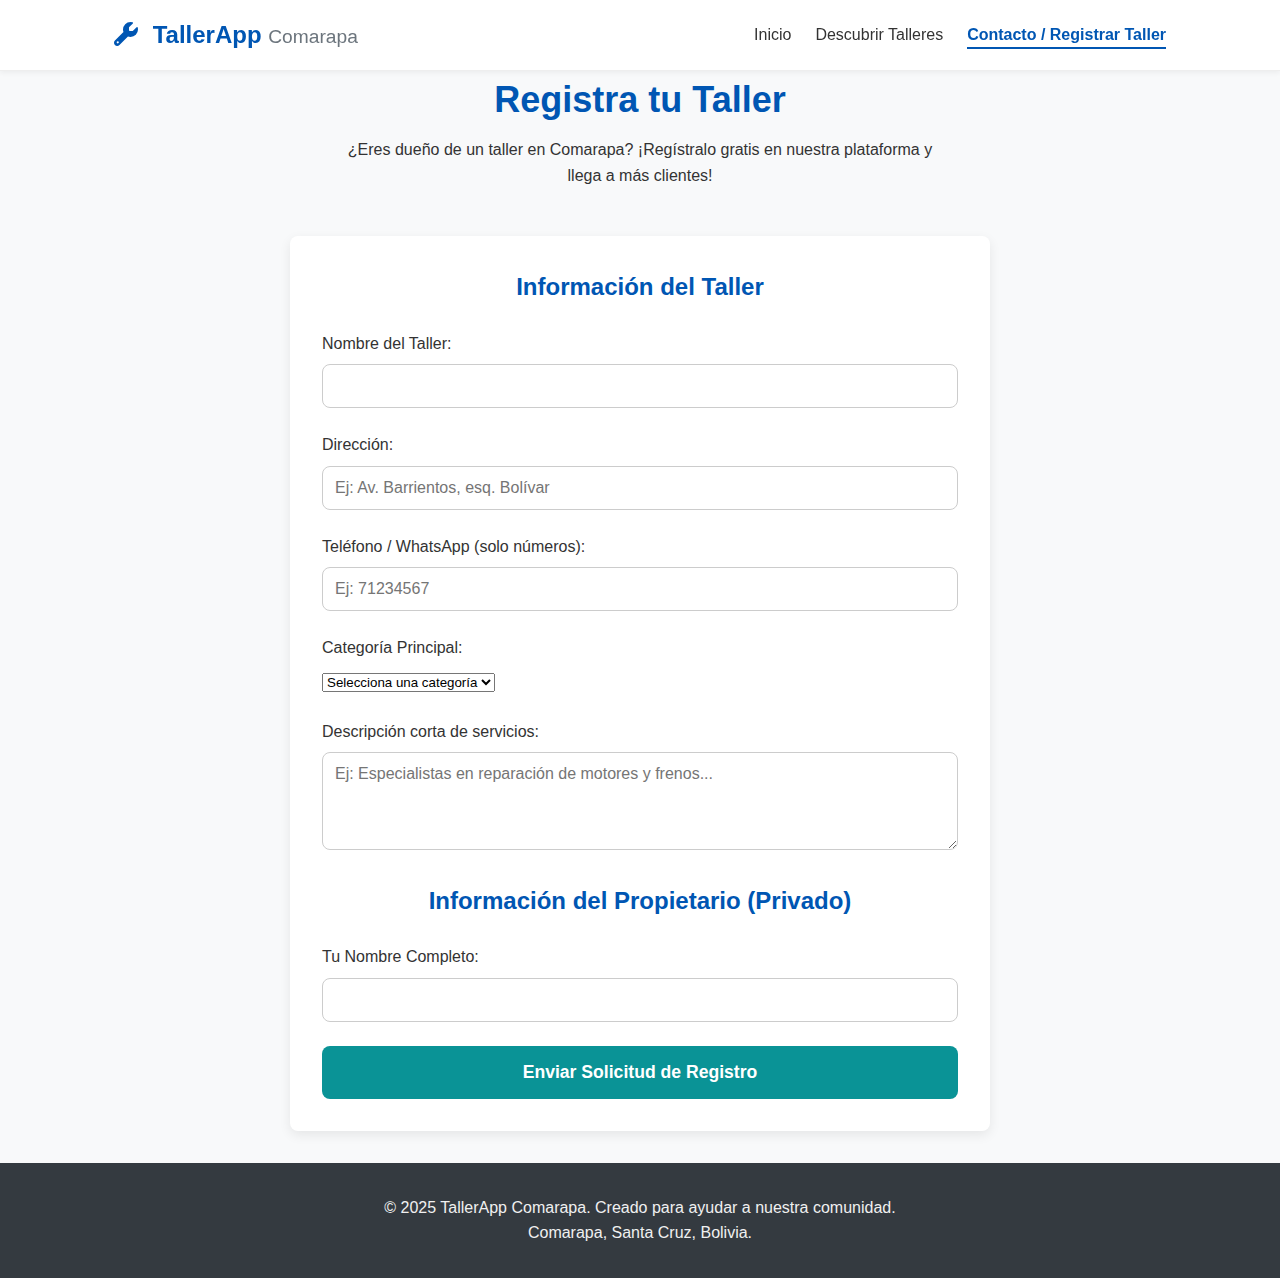
<file: contacto.html>
<!DOCTYPE html>
<html lang="es">

<head>
    <meta charset="UTF-8">
    <meta name="viewport" content="width=device-width, initial-scale=1.0">
    <title>Contacto y Registro de Talleres - TallerApp</title>
    <link rel="stylesheet" href="style.css">
    <link rel="stylesheet" href="https://cdnjs.cloudflare.com/ajax/libs/font-awesome/6.5.1/css/all.min.css">
</head>

<body>

    <header class="navbar">
        <div class="container">
            <a href="index.html" class="navbar-brand">
                <i class="fas fa-wrench"></i> TallerApp <span class="brand-location">Comarapa</span>
            </a>
            <nav class="navbar-nav">
                <ul>
                    <li><a href="index.html">Inicio</a></li>
                    <li><a href="talleres.html">Descubrir Talleres</a></li>
                    <li><a href="contacto.html" class="active">Contacto / Registrar Taller</a></li>
                </ul>
            </nav>
            <button class="navbar-toggle"><i class="fas fa-bars"></i></button>
        </div>
    </header>

    <main>
        <section class="contact-section">
            <div class="container">
                <h2 class="section-title">Registra tu Taller</h2>
                <p style="text-align: center; max-width: 600px; margin: -2rem auto 3rem auto;">
                    ¿Eres dueño de un taller en Comarapa? ¡Regístralo gratis en nuestra plataforma y llega a más
                    clientes!
                </p>

                <form id="form-registro-taller" class="comment-form">
                    <h3>Información del Taller</h3>

                    <div class="form-group">
                        <label for="taller-nombre">Nombre del Taller:</label>
                        <input type="text" id="taller-nombre" name="taller-nombre" required>
                    </div>

                    <div class="form-group">
                        <label for="taller-direccion">Dirección:</label>
                        <input type="text" id="taller-direccion" name="taller-direccion"
                            placeholder="Ej: Av. Barrientos, esq. Bolívar" required>
                    </div>

                    <div class="form-group">
                        <label for="taller-telefono">Teléfono / WhatsApp (solo números):</label>
                        <input type="tel" id="taller-telefono" name="taller-telefono" placeholder="Ej: 71234567"
                            required>
                    </div>

                    <div class="form-group">
                        <label for="taller-categoria">Categoría Principal:</label>
                        <select id="taller-categoria" name="taller-categoria" required>
                            <option value="">Selecciona una categoría</option>
                            <option value="mecanica">Mecánica General</option>
                            <option value="chaperia">Chapería y Pintura</option>
                            <option value="motos">Motos</option>
                            <option value="electricidad">Electricidad</option>
                            <option value="vulcanizadora">Vulcanizadora</option>
                            <option value="torno">Torno / Maestranza</option>
                            <option value="lubricentro">Lubricentro</option>
                            <option value="otro">Otro</option>
                        </select>
                    </div>

                    <div class="form-group">
                        <label for="taller-descripcion">Descripción corta de servicios:</label>
                        <textarea id="taller-descripcion" name="taller-descripcion" rows="4"
                            placeholder="Ej: Especialistas en reparación de motores y frenos..."></textarea>
                    </div>

                    <h3>Información del Propietario (Privado)</h3>

                    <div class="form-group">
                        <label for="propietario-nombre">Tu Nombre Completo:</label>
                        <input type="text" id="propietario-nombre" name="propietario-nombre" required>
                    </div>

                    <button type="submit" class="btn btn-primary"
                        style="width: 100%; padding: 1rem; font-size: 1.1rem;">
                        Enviar Solicitud de Registro
                    </button>
                </form>

            </div>
        </section>
    </main>

    <footer class="footer">
        <div class="container" id="contacto">
            <p>&copy; 2025 TallerApp Comarapa. Creado para ayudar a nuestra comunidad.</p>
            <p>Comarapa, Santa Cruz, Bolivia.</p>
        </div>
    </footer>

    <script src="app.js"></script>
</body>

</html>
</file>
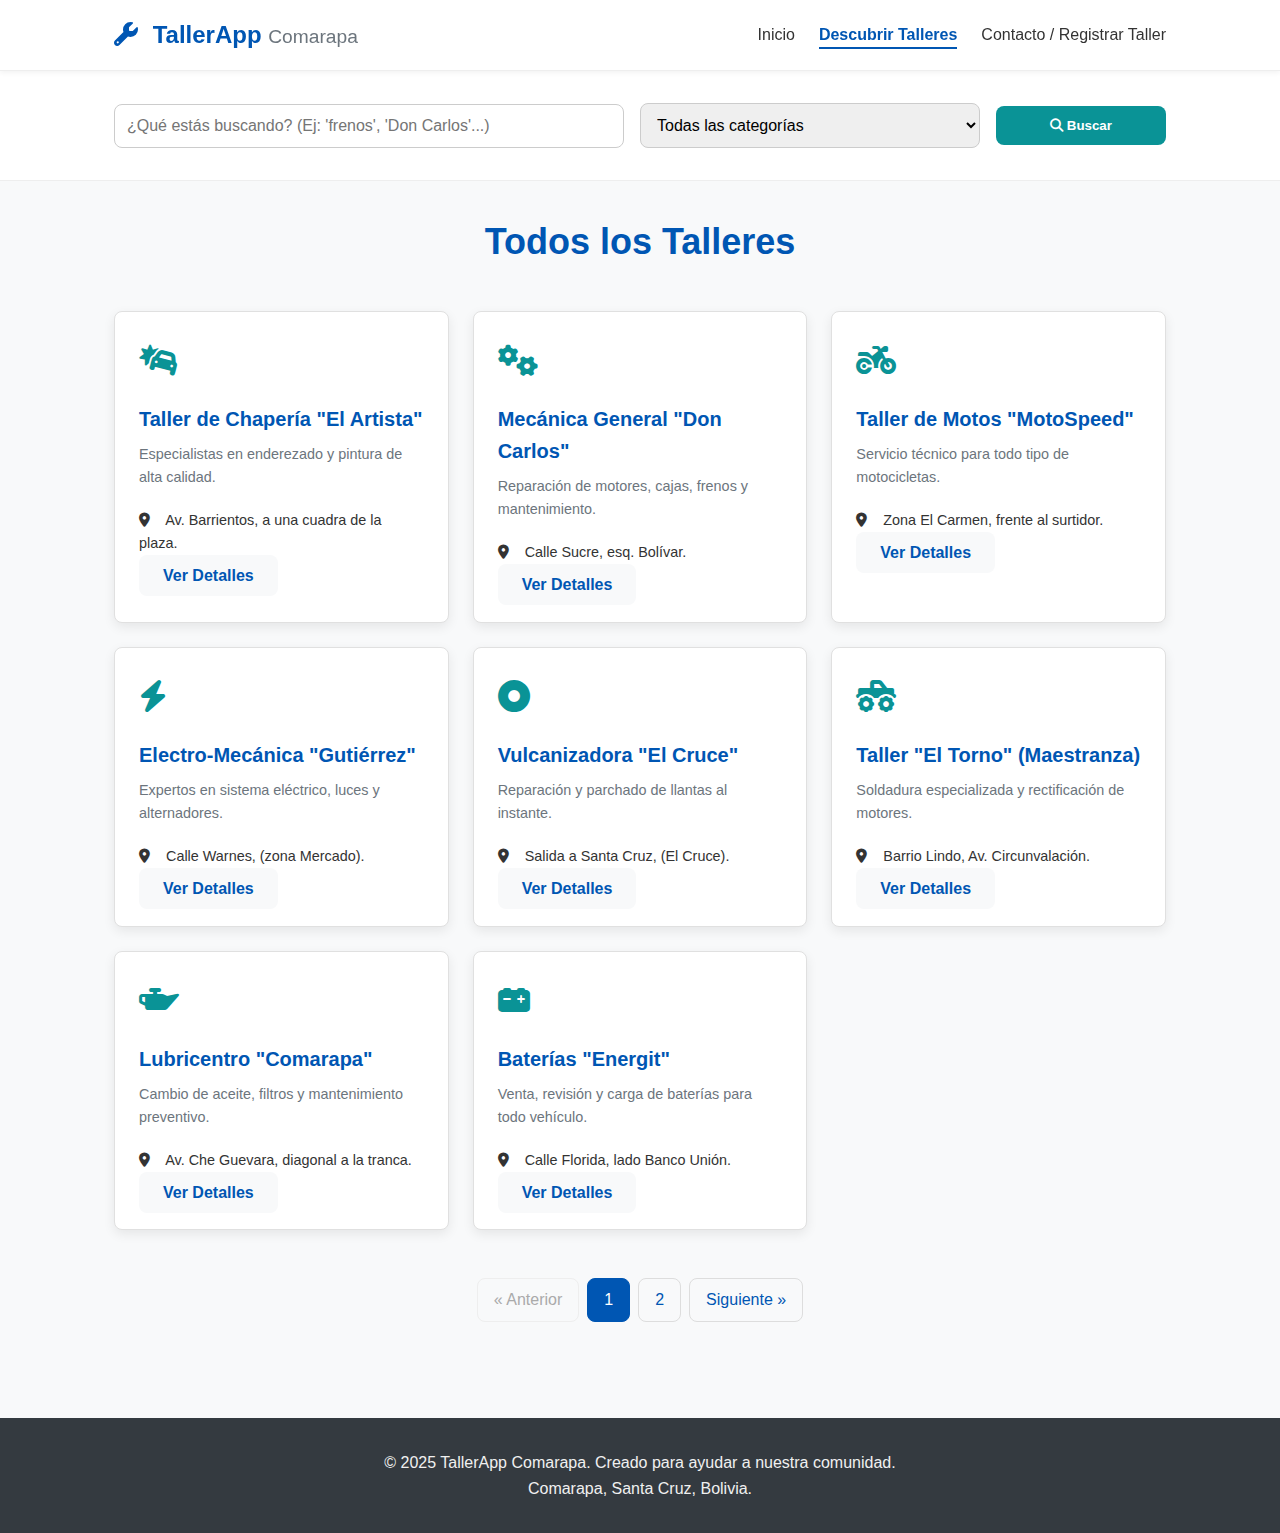
<file: talleres.html>
<!DOCTYPE html>
<html lang="es">

<head>
    <meta charset="UTF-8">
    <meta name="viewport" content="width=device-width, initial-scale=1.0">
    <title>Descubrir Talleres en Comarapa - TallerApp</title>
    <link rel="stylesheet" href="style.css">
    <link rel="stylesheet" href="https://cdnjs.cloudflare.com/ajax/libs/font-awesome/6.5.1/css/all.min.css">
</head>

<body>

    <header class="navbar">
        <div class="container">
            <a href="index.html" class="navbar-brand">
                <i class="fas fa-wrench"></i> TallerApp <span class="brand-location">Comarapa</span>
            </a>
            <nav class="navbar-nav">
                <ul>
                    <li><a href="index.html">Inicio</a></li>
                    <li><a href="talleres.html" class="active">Descubrir Talleres</a></li>
                    <li><a href="contacto.html">Contacto / Registrar Taller</a></li>
                </ul>
            </nav>
            <button class="navbar-toggle"><i class="fas fa-bars"></i></button>
        </div>
    </header>

    <main>
        <section class="search-bar-section">
            <div class="container">
                <form class="search-form">
                    <input type="text" placeholder="¿Qué estás buscando? (Ej: 'frenos', 'Don Carlos'...)">
                    <select name="categoria">
                        <option value="">Todas las categorías</option>
                        <option value="mecanica">Mecánica General</option>
                        <option value="chaperia">Chapería y Pintura</option>
                        <option value="motos">Motos</option>
                        <option value="electricidad">Electricidad</option>
                        <option value="vulcanizadora">Vulcanizadora</option>
                        <option value="torno">Torno / Maestranza</option>
                    </select>
                    <button type="submit" class="btn btn-primary"><i class="fas fa-search"></i> Buscar</button>
                </form>
            </div>
        </section>

        <section id="lista-talleres" class="discover-section" style="padding-top: 2rem;">
            <div class="container">
                <h2 class="section-title">Todos los Talleres</h2>

                <div class="taller-grid">
                    <article class="taller-card">
                        <div class="card-icon"><i class="fas fa-car-crash"></i></div>
                        <h3 class="card-title">Taller de Chapería "El Artista"</h3>
                        <p class="card-description">Especialistas en enderezado y pintura de alta calidad.</p>
                        <p class="card-address"><i class="fas fa-map-marker-alt"></i> Av. Barrientos, a una cuadra de la
                            plaza.</p>
                        <a href="detalle-taller.html" class="btn btn-secondary">Ver Detalles</a>
                    </article>

                    <article class="taller-card">
                        <div class="card-icon"><i class="fas fa-cogs"></i></div>
                        <h3 class="card-title">Mecánica General "Don Carlos"</h3>
                        <p class="card-description">Reparación de motores, cajas, frenos y mantenimiento.</p>
                        <p class="card-address"><i class="fas fa-map-marker-alt"></i> Calle Sucre, esq. Bolívar.</p>
                        <a href="detalle-taller.html" class="btn btn-secondary">Ver Detalles</a>
                    </article>

                    <article class="taller-card">
                        <div class="card-icon"><i class="fas fa-motorcycle"></i></div>
                        <h3 class="card-title">Taller de Motos "MotoSpeed"</h3>
                        <p class="card-description">Servicio técnico para todo tipo de motocicletas.</p>
                        <p class="card-address"><i class="fas fa-map-marker-alt"></i> Zona El Carmen, frente al
                            surtidor.</p>
                        <a href="detalle-taller.html" class="btn btn-secondary">Ver Detalles</a>
                    </article>

                    <article class="taller-card">
                        <div class="card-icon"><i class="fas fa-bolt"></i></div>
                        <h3 class="card-title">Electro-Mecánica "Gutiérrez"</h3>
                        <p class="card-description">Expertos en sistema eléctrico, luces y alternadores.</p>
                        <p class="card-address"><i class="fas fa-map-marker-alt"></i> Calle Warnes, (zona Mercado).</p>
                        <a href="detalle-taller.html" class="btn btn-secondary">Ver Detalles</a>
                    </article>

                    <article class="taller-card">
                        <div class="card-icon"><i class="fas fa-dot-circle"></i></div>
                        <h3 class="card-title">Vulcanizadora "El Cruce"</h3>
                        <p class="card-description">Reparación y parchado de llantas al instante.</p>
                        <p class="card-address"><i class="fas fa-map-marker-alt"></i> Salida a Santa Cruz, (El Cruce).
                        </p>
                        <a href="detalle-taller.html" class="btn btn-secondary">Ver Detalles</a>
                    </article>

                    <article class="taller-card">
                        <div class="card-icon"><i class="fas fa-truck-monster"></i></div>
                        <h3 class="card-title">Taller "El Torno" (Maestranza)</h3>
                        <p class="card-description">Soldadura especializada y rectificación de motores.</p>
                        <p class="card-address"><i class="fas fa-map-marker-alt"></i> Barrio Lindo, Av. Circunvalación.
                        </p>
                        <a href="detalle-taller.html" class="btn btn-secondary">Ver Detalles</a>
                    </article>

                    <article class="taller-card">
                        <div class="card-icon"><i class="fas fa-oil-can"></i></div>
                        <h3 class="card-title">Lubricentro "Comarapa"</h3>
                        <p class="card-description">Cambio de aceite, filtros y mantenimiento preventivo.</p>
                        <p class="card-address"><i class="fas fa-map-marker-alt"></i> Av. Che Guevara, diagonal a la
                            tranca.</p>
                        <a href="detalle-taller.html" class="btn btn-secondary">Ver Detalles</a>
                    </article>

                    <article class="taller-card">
                        <div class="card-icon"><i class="fas fa-car-battery"></i></div>
                        <h3 class="card-title">Baterías "Energit"</h3>
                        <p class="card-description">Venta, revisión y carga de baterías para todo vehículo.</p>
                        <p class="card-address"><i class="fas fa-map-marker-alt"></i> Calle Florida, lado Banco Unión.
                        </p>
                        <a href="detalle-taller.html" class="btn btn-secondary">Ver Detalles</a>
                    </article>
                </div>

                <nav class="pagination">
                    <a href="#" class="page-link disabled">&laquo; Anterior</a>
                    <a href="#" class="page-link active">1</a>
                    <a href="#" class="page-link">2</a>
                    <a href="#" class="page-link">Siguiente &raquo;</a>
                </nav>
            </div>
        </section>
    </main>

    <footer class="footer">
        <div class="container" id="contacto">
            <p>&copy; 2025 TallerApp Comarapa. Creado para ayudar a nuestra comunidad.</p>
            <p>Comarapa, Santa Cruz, Bolivia.</p>
        </div>
    </footer>

    <script src="app.js"></script>
</body>

</html>
</file>
<file: style.css>
/* --- VARIABLES GLOBALES Y RESET --- */
:root {
    --color-primario: #0056b3; /* Un azul corporativo */
    --color-secundario: #0a9396; /* Un acento (verde azulado) */
    --color-fondo: #f8f9fa;     /* Un gris muy claro para el fondo */
    --color-texto: #333;
    --color-texto-claro: #6c757d;
    --color-blanco: #ffffff;
    --sombra-caja: 0 4px 12px rgba(0,0,0,0.08);
    --borde-radio: 8px;
}

/* Reset básico y configuración global */
* {
    margin: 0;
    padding: 0;
    box-sizing: border-box;
}

html {
    scroll-behavior: smooth; /* Para el scroll suave al pulsar el menú */
    font-family: -apple-system, BlinkMacSystemFont, "Segoe UI", Roboto, Helvetica, Arial, sans-serif;
    line-height: 1.6;
}

body {
    background-color: var(--color-fondo);
    color: var(--color-texto);
}

.container {
    max-width: 1100px;
    margin: 0 auto;
    padding: 0 1.5rem;
}

/* --- 1. BARRA DE NAVEGACIÓN (HEADER) --- */
.navbar {
    background: var(--color-blanco);
    padding: 1rem 0;
    border-bottom: 1px solid #eee;
    position: sticky;
    top: 0;
    z-index: 1000;
    box-shadow: 0 2px 5px rgba(0,0,0,0.05);
}

.navbar .container {
    display: flex;
    justify-content: space-between;
    align-items: center;
}

.navbar-brand {
    font-size: 1.5rem;
    font-weight: 700;
    color: var(--color-primario);
    text-decoration: none;
}
.navbar-brand i {
    margin-right: 8px;
}
.navbar-brand .brand-location {
    font-weight: 400;
    color: var(--color-texto-claro);
    font-size: 1.2rem;
}

.navbar-nav ul {
    list-style: none;
    display: flex;
}

.navbar-nav li {
    margin-left: 1.5rem;
}

.navbar-nav a {
    text-decoration: none;
    color: var(--color-texto);
    font-weight: 500;
    transition: color 0.3s ease;
}

.navbar-nav a:hover {
    color: var(--color-primario);
}

.navbar-toggle {
    display: none; /* Oculto en escritorio */
    background: none;
    border: none;
    font-size: 1.5rem;
    cursor: pointer;
    color: var(--color-primario);
}

/* --- 2. SECCIÓN HERO (PRESENTACIÓN) --- */
.hero-section {
    background: linear-gradient(rgba(0, 86, 179, 0.85), rgba(0, 86, 179, 0.85)), url('https://images.unsplash.com/photo-1517524008697-84bbe3c3afd9?q=80&w=2070');
    background-size: cover;
    background-position: center;
    color: var(--color-blanco);
    min-height: 70vh;
    display: flex;
    align-items: center;
    justify-content: center;
    text-align: center;
    padding: 4rem 1.5rem;
}

.hero-content {
    max-width: 600px;
}

.hero-title {
    font-size: 3rem;
    font-weight: 700;
    margin-bottom: 1rem;
    line-height: 1.2;
}

.hero-subtitle {
    font-size: 1.25rem;
    margin-bottom: 2rem;
    font-weight: 300;
}

/* Botones */
.btn {
    padding: 0.75rem 1.5rem;
    border: none;
    border-radius: var(--borde-radio);
    text-decoration: none;
    font-weight: 600;
    cursor: pointer;
    transition: all 0.3s ease;
}
.btn-primary {
    background-color: var(--color-secundario);
    color: var(--color-blanco);
}
.btn-primary:hover {
    background-color: #087a7d; /* Un poco más oscuro */
    transform: translateY(-2px);
    box-shadow: 0 4px 10px rgba(0,0,0,0.1);
}
.btn-secondary {
    background-color: var(--color-fondo);
    color: var(--color-primario);
}
.btn-secondary:hover {
    background-color: #e9ecef;
}


/* --- 3. SECCIÓN DESCUBRIR (TALLERES) --- */
.discover-section, .comments-section {
    padding: 4rem 0;
}

.section-title {
    text-align: center;
    font-size: 2.25rem;
    margin-bottom: 2.5rem;
    color: var(--color-primario);
}

.taller-grid {
    display: grid;
    /* 3 columnas en escritorio */
    grid-template-columns: repeat(3, 1fr); 
    gap: 1.5rem;
}

.taller-card {
    background: var(--color-blanco);
    border: 1px solid #e0e0e0;
    border-radius: var(--borde-radio);
    box-shadow: var(--sombra-caja);
    padding: 1.5rem;
    transition: transform 0.3s ease, box-shadow 0.3s ease;
}

.taller-card:hover {
    transform: translateY(-5px);
    box-shadow: 0 8px 15px rgba(0,0,0,0.1);
}

.card-icon {
    font-size: 2rem;
    color: var(--color-secundario);
    margin-bottom: 1rem;
}

.card-title {
    font-size: 1.25rem;
    color: var(--color-primario);
    margin-bottom: 0.5rem;
}

.card-description {
    font-size: 0.9rem;
    color: var(--color-texto-claro);
    margin-bottom: 1rem;
    min-height: 50px; /* Para alinear tarjetas */
}

.card-address, .card-phone {
    font-size: 0.9rem;
    color: var(--color-texto);
    margin-bottom: 0.5rem;
    text-decoration: none;
    display: block;
}
.card-phone {
    color: var(--color-secundario);
    font-weight: 600;
}

.card-address i, .card-phone i {
    margin-right: 8px;
    width: 15px; /* Alineación */
}

/* --- 4. SECCIÓN COMENTARIOS --- */
.comments-list {
    display: grid;
    grid-template-columns: 1fr 1fr;
    gap: 1.5rem;
    margin-bottom: 3rem;
}

.comment-card {
    background: var(--color-blanco);
    padding: 1.5rem;
    border-radius: var(--borde-radio);
    border-left: 5px solid var(--color-secundario);
    box-shadow: var(--sombra-caja);
}

.comment-card blockquote {
    font-style: italic;
    color: var(--color-texto-claro);
    margin-bottom: 1rem;
    border: none;
    padding: 0;
}

.comment-card cite {
    font-weight: 600;
    color: var(--color-primario);
}

/* Formulario de Comentarios */
.comment-form {
    max-width: 700px;
    margin: 2rem auto 0 auto;
    padding: 2rem;
    background: var(--color-blanco);
    border-radius: var(--borde-radio);
    box-shadow: var(--sombra-caja);
}

.comment-form h3 {
    text-align: center;
    margin-bottom: 1.5rem;
    font-size: 1.5rem;
    color: var(--color-primario);
}

.form-group {
    margin-bottom: 1.5rem;
}

.form-group label {
    display: block;
    margin-bottom: 0.5rem;
    font-weight: 500;
}

.form-group input,
.form-group textarea {
    width: 100%;
    padding: 0.75rem;
    border: 1px solid #ccc;
    border-radius: var(--borde-radio);
    font-family: inherit;
    font-size: 1rem;
}

.form-group textarea {
    resize: vertical;
}

/* --- 5. FOOTER --- */
.footer {
    background: #343a40; /* Gris oscuro */
    color: #f0f0f0;
    text-align: center;
    padding: 2rem;
    margin-top: 2rem;
}

/* --- 6. DISEÑO RESPONSIVO (Media Queries) --- */

/* Para Tabletas (ej. iPads) */
@media (max-width: 992px) {
    .taller-grid {
        /* 2 columnas en tableta */
        grid-template-columns: repeat(2, 1fr);
    }
}

/* Para Móviles (ej. iPhones, Android) */
@media (max-width: 768px) {
    .hero-title {
        font-size: 2.25rem; /* Título más pequeño */
    }

    /* Menú de hamburguesa */
    .navbar-toggle {
        display: block; /* Muestra el botón */
    }

    .navbar-nav {
        display: none; /* Oculta el menú normal */
        flex-direction: column;
        width: 100%;
        background: var(--color-blanco);
        position: absolute;
        top: 65px; /* Altura del navbar */
        left: 0;
        box-shadow: 0 10px 10px rgba(0,0,0,0.1);
    }
    
    /* Clase que añadirá JavaScript */
    .navbar-nav.active {
        display: flex;
    }

    .navbar-nav li {
        margin: 0;
        text-align: center;
    }

    .navbar-nav a {
        padding: 1rem;
        display: block;
        border-bottom: 1px solid #f0f0f0;
    }
    /* --- Fin Menú --- */

    .taller-grid {
        /* 1 columna en móvil */
        grid-template-columns: 1fr;
    }

    .comments-list {
        grid-template-columns: 1fr;
    }

    .discover-section, .comments-section {
        padding: 3rem 0;
    }

    .section-title {
        font-size: 1.75rem;
    }
}


/* --- 7. ESTILOS PARA PÁGINA TALLERES (talleres.html) --- */

/* Estilo para el enlace activo en el menú */
.navbar-nav a.active {
    color: var(--color-primario);
    font-weight: 700;
    border-bottom: 2px solid var(--color-primario);
    padding-bottom: 4px;
}

/* Barra de búsqueda y filtros */
.search-bar-section {
    background: var(--color-blanco);
    padding: 2rem 0;
    border-bottom: 1px solid #eee;
}

.search-form {
    display: grid;
    grid-template-columns: 3fr 2fr 1fr;
    gap: 1rem;
    align-items: center;
}

.search-form input,
.search-form select {
    width: 100%;
    padding: 0.75rem;
    border: 1px solid #ccc;
    border-radius: var(--borde-radio);
    font-size: 1rem;
}

/* Paginación */
.pagination {
    display: flex;
    justify-content: center;
    align-items: center;
    margin-top: 3rem;
}

.page-link {
    padding: 0.5rem 1rem;
    margin: 0 0.25rem;
    text-decoration: none;
    color: var(--color-primario);
    border: 1px solid #ddd;
    border-radius: var(--borde-radio);
    transition: all 0.3s ease;
}

.page-link:hover,
.page-link.active {
    background-color: var(--color-primario);
    color: var(--color-blanco);
    border-color: var(--color-primario);
}

.page-link.disabled {
    color: #aaa;
    pointer-events: none;
    border-color: #eee;
}


/* --- 8. ESTILOS PARA PÁGINA DETALLE (detalle-taller.html) --- */

.taller-detail-header {
    background: var(--color-primario);
    color: var(--color-blanco);
    padding: 2.5rem 1.5rem;
    text-align: center;
}
.taller-title {
    font-size: 2.5rem;
    margin-bottom: 0.5rem;
}
.taller-category {
    font-size: 1.2rem;
    font-weight: 300;
}

.taller-detail-content {
    padding: 3rem 0;
}

/* Layout de 2 columnas */
.detail-layout {
    display: grid;
    grid-template-columns: 2.5fr 1.5fr; /* 60% / 40% aprox */
    gap: 2.5rem;
}

.detail-main h2, .detail-main h3 {
    color: var(--color-primario);
    margin-bottom: 1rem;
    margin-top: 2rem;
}
.detail-main h2:first-child, .detail-main h3:first-child {
    margin-top: 0;
}

.services-list {
    list-style: none;
    padding-left: 0;
}
.services-list li {
    margin-bottom: 0.75rem;
    font-size: 1.05rem;
}
.services-list i {
    color: var(--color-secundario);
    margin-right: 10px;
}

.gallery-grid {
    display: grid;
    grid-template-columns: repeat(3, 1fr);
    gap: 0.5rem;
    margin-top: 1rem;
}
.gallery-grid img {
    width: 100%;
    height: 120px;
    object-fit: cover;
    border-radius: var(--borde-radio);
    cursor: pointer;
    transition: transform 0.3s ease;
}
.gallery-grid img:hover {
    transform: scale(1.05);
}

/* Sidebar (columna derecha) */
.detail-sidebar .sidebar-widget {
    background: var(--color-blanco);
    padding: 1.5rem;
    border-radius: var(--borde-radio);
    box-shadow: var(--sombra-caja);
    margin-bottom: 1.5rem;
}
.sidebar-widget h3 {
    margin-bottom: 1rem;
    color: var(--color-primario);
    border-bottom: 2px solid #f0f0f0;
    padding-bottom: 0.5rem;
}
.sidebar-widget p {
    margin-bottom: 1rem;
    line-height: 1.5;
}
.sidebar-widget i {
    margin-right: 10px;
    color: var(--color-secundario);
    width: 15px;
}
.sidebar-widget .btn {
    display: block; /* Para que ocupe todo el ancho */
}

.map-placeholder {
    width: 100%;
    height: 300px;
    background: #e9ecef;
    display: flex;
    align-items: center;
    justify-content: center;
    text-align: center;
    color: var(--color-texto-claro);
    border-radius: var(--borde-radio);
    border: 1px dashed #ccc;
}

/* --- 9. ESTILOS RESPONSIVOS ADICIONALES --- */
@media (max-width: 992px) {
    .detail-layout {
        grid-template-columns: 1fr; /* Una columna en tabletas */
    }
    
    .detail-sidebar {
        /* Mueve la sidebar arriba en tablets */
        grid-row: 1; 
    }
}

@media (max-width: 768px) {
    /* Ajusta el formulario de búsqueda para móviles */
    .search-form {
        grid-template-columns: 1fr; /* Todo en una columna */
    }

    .taller-title {
        font-size: 2rem;
    }
}
</file>
